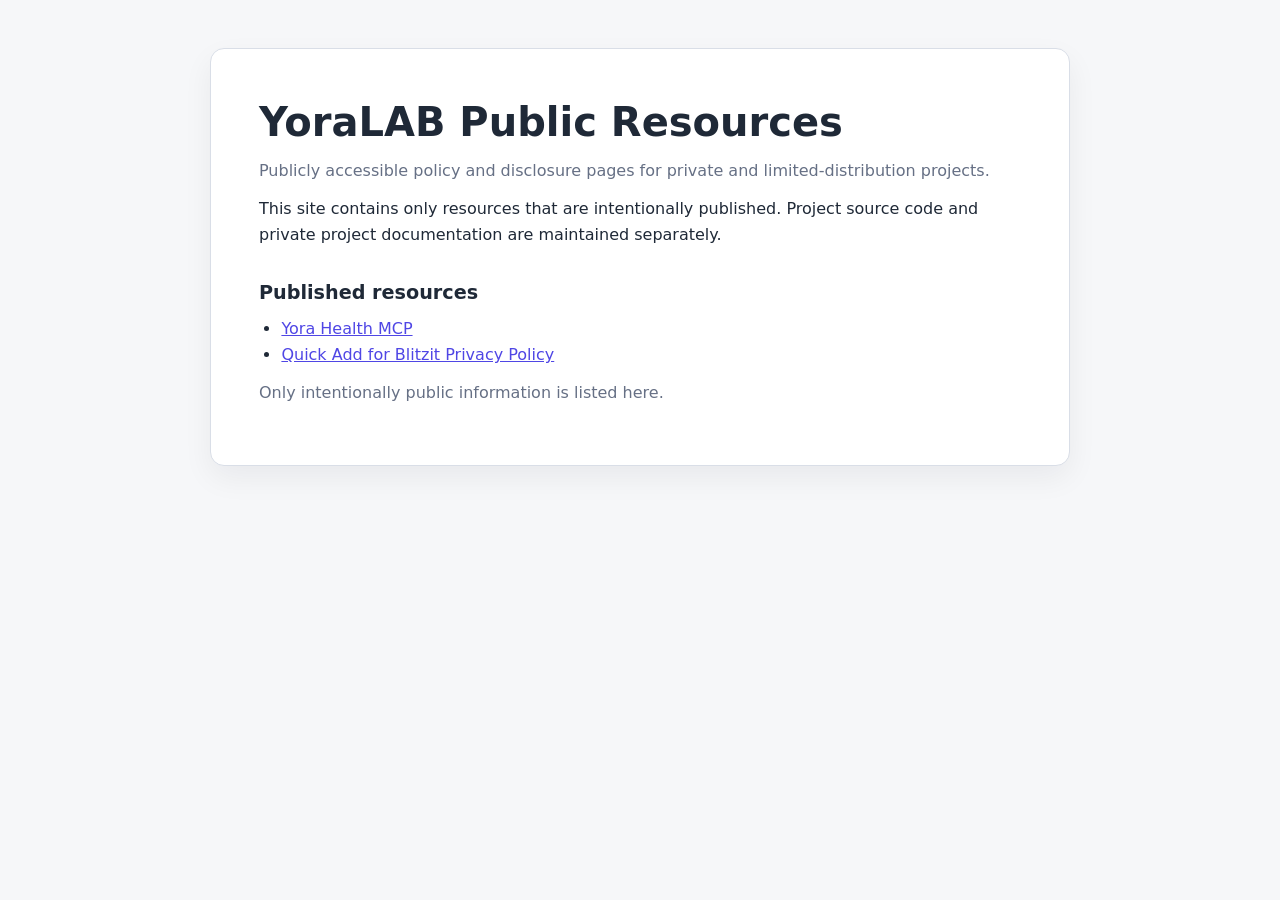
<file: index.html>
<!doctype html>
<html lang="en">
<head>
  <meta charset="utf-8">
  <meta name="viewport" content="width=device-width, initial-scale=1">
  <meta name="robots" content="noindex, nofollow">
  <title>YoraLAB Public Resources</title>
  <link rel="stylesheet" href="/assets/site.css">
</head>
<body>
  <main>
    <section class="landing">
      <h1>YoraLAB Public Resources</h1>
      <p class="meta">Publicly accessible policy and disclosure pages for private and limited-distribution projects.</p>
      <p>This site contains only resources that are intentionally published. Project source code and private project documentation are maintained separately.</p>
      <h2>Published resources</h2>
      <ul>
        <li><a href="/personal-health-mcp/">Yora Health MCP</a></li>
        <li><a href="/quick-add-for-blitzit/privacy/">Quick Add for Blitzit Privacy Policy</a></li>
      </ul>
      <p class="note">Only intentionally public information is listed here.</p>
    </section>
  </main>
</body>
</html>
</file>
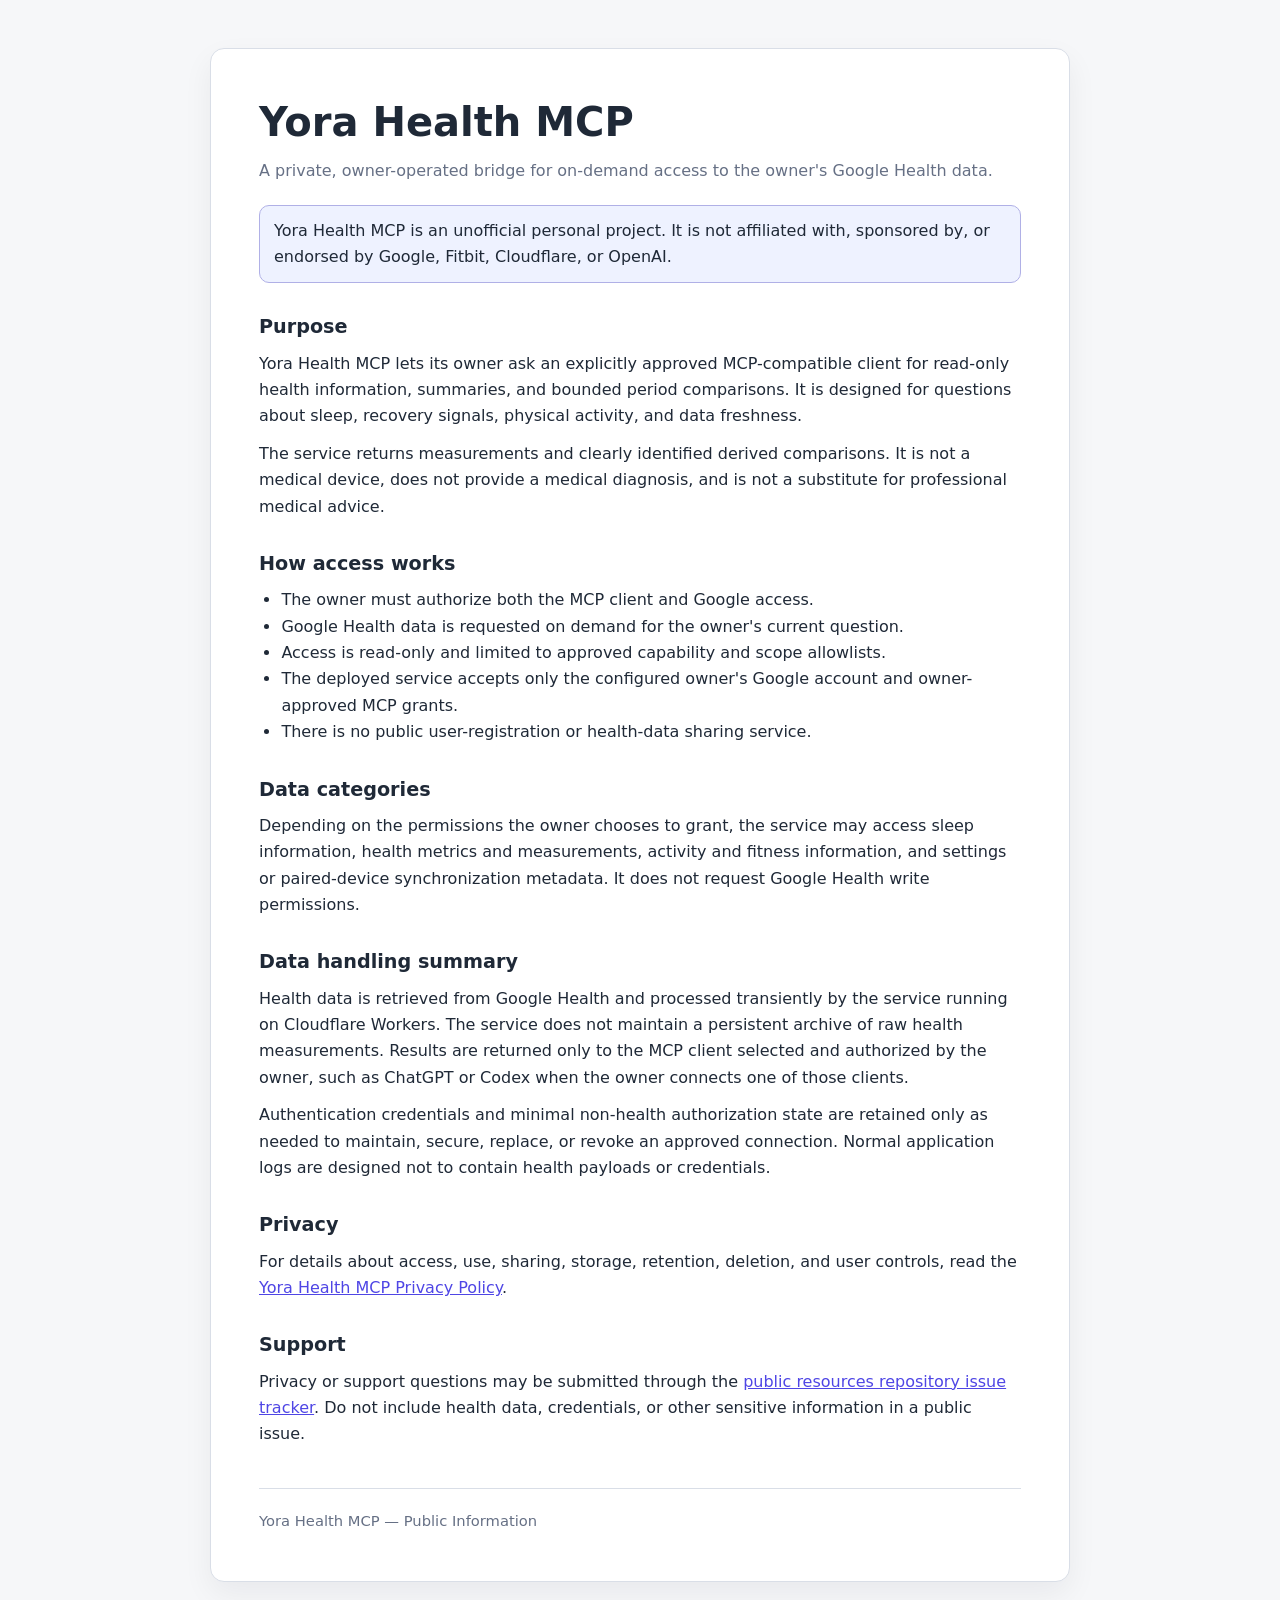
<file: personal-health-mcp/index.html>
<!doctype html>
<html lang="en">
<head>
  <meta charset="utf-8">
  <meta name="viewport" content="width=device-width, initial-scale=1">
  <title>Yora Health MCP</title>
  <link rel="stylesheet" href="/assets/site.css">
</head>
<body>
  <main>
    <article>
      <h1>Yora Health MCP</h1>
      <p class="meta">A private, owner-operated bridge for on-demand access to the owner's Google Health data.</p>

      <div class="notice">
        Yora Health MCP is an unofficial personal project. It is not affiliated with, sponsored by, or endorsed by Google, Fitbit, Cloudflare, or OpenAI.
      </div>

      <h2>Purpose</h2>
      <p>Yora Health MCP lets its owner ask an explicitly approved MCP-compatible client for read-only health information, summaries, and bounded period comparisons. It is designed for questions about sleep, recovery signals, physical activity, and data freshness.</p>
      <p>The service returns measurements and clearly identified derived comparisons. It is not a medical device, does not provide a medical diagnosis, and is not a substitute for professional medical advice.</p>

      <h2>How access works</h2>
      <ul>
        <li>The owner must authorize both the MCP client and Google access.</li>
        <li>Google Health data is requested on demand for the owner's current question.</li>
        <li>Access is read-only and limited to approved capability and scope allowlists.</li>
        <li>The deployed service accepts only the configured owner's Google account and owner-approved MCP grants.</li>
        <li>There is no public user-registration or health-data sharing service.</li>
      </ul>

      <h2>Data categories</h2>
      <p>Depending on the permissions the owner chooses to grant, the service may access sleep information, health metrics and measurements, activity and fitness information, and settings or paired-device synchronization metadata. It does not request Google Health write permissions.</p>

      <h2>Data handling summary</h2>
      <p>Health data is retrieved from Google Health and processed transiently by the service running on Cloudflare Workers. The service does not maintain a persistent archive of raw health measurements. Results are returned only to the MCP client selected and authorized by the owner, such as ChatGPT or Codex when the owner connects one of those clients.</p>
      <p>Authentication credentials and minimal non-health authorization state are retained only as needed to maintain, secure, replace, or revoke an approved connection. Normal application logs are designed not to contain health payloads or credentials.</p>

      <h2>Privacy</h2>
      <p>For details about access, use, sharing, storage, retention, deletion, and user controls, read the <a href="/personal-health-mcp/privacy/">Yora Health MCP Privacy Policy</a>.</p>

      <h2>Support</h2>
      <p>Privacy or support questions may be submitted through the <a href="https://github.com/YoraLAB-Public-Resources/YoraLAB-Public-Resources.github.io/issues">public resources repository issue tracker</a>. Do not include health data, credentials, or other sensitive information in a public issue.</p>

      <footer>
        Yora Health MCP — Public Information
      </footer>
    </article>
  </main>
</body>
</html>
</file>
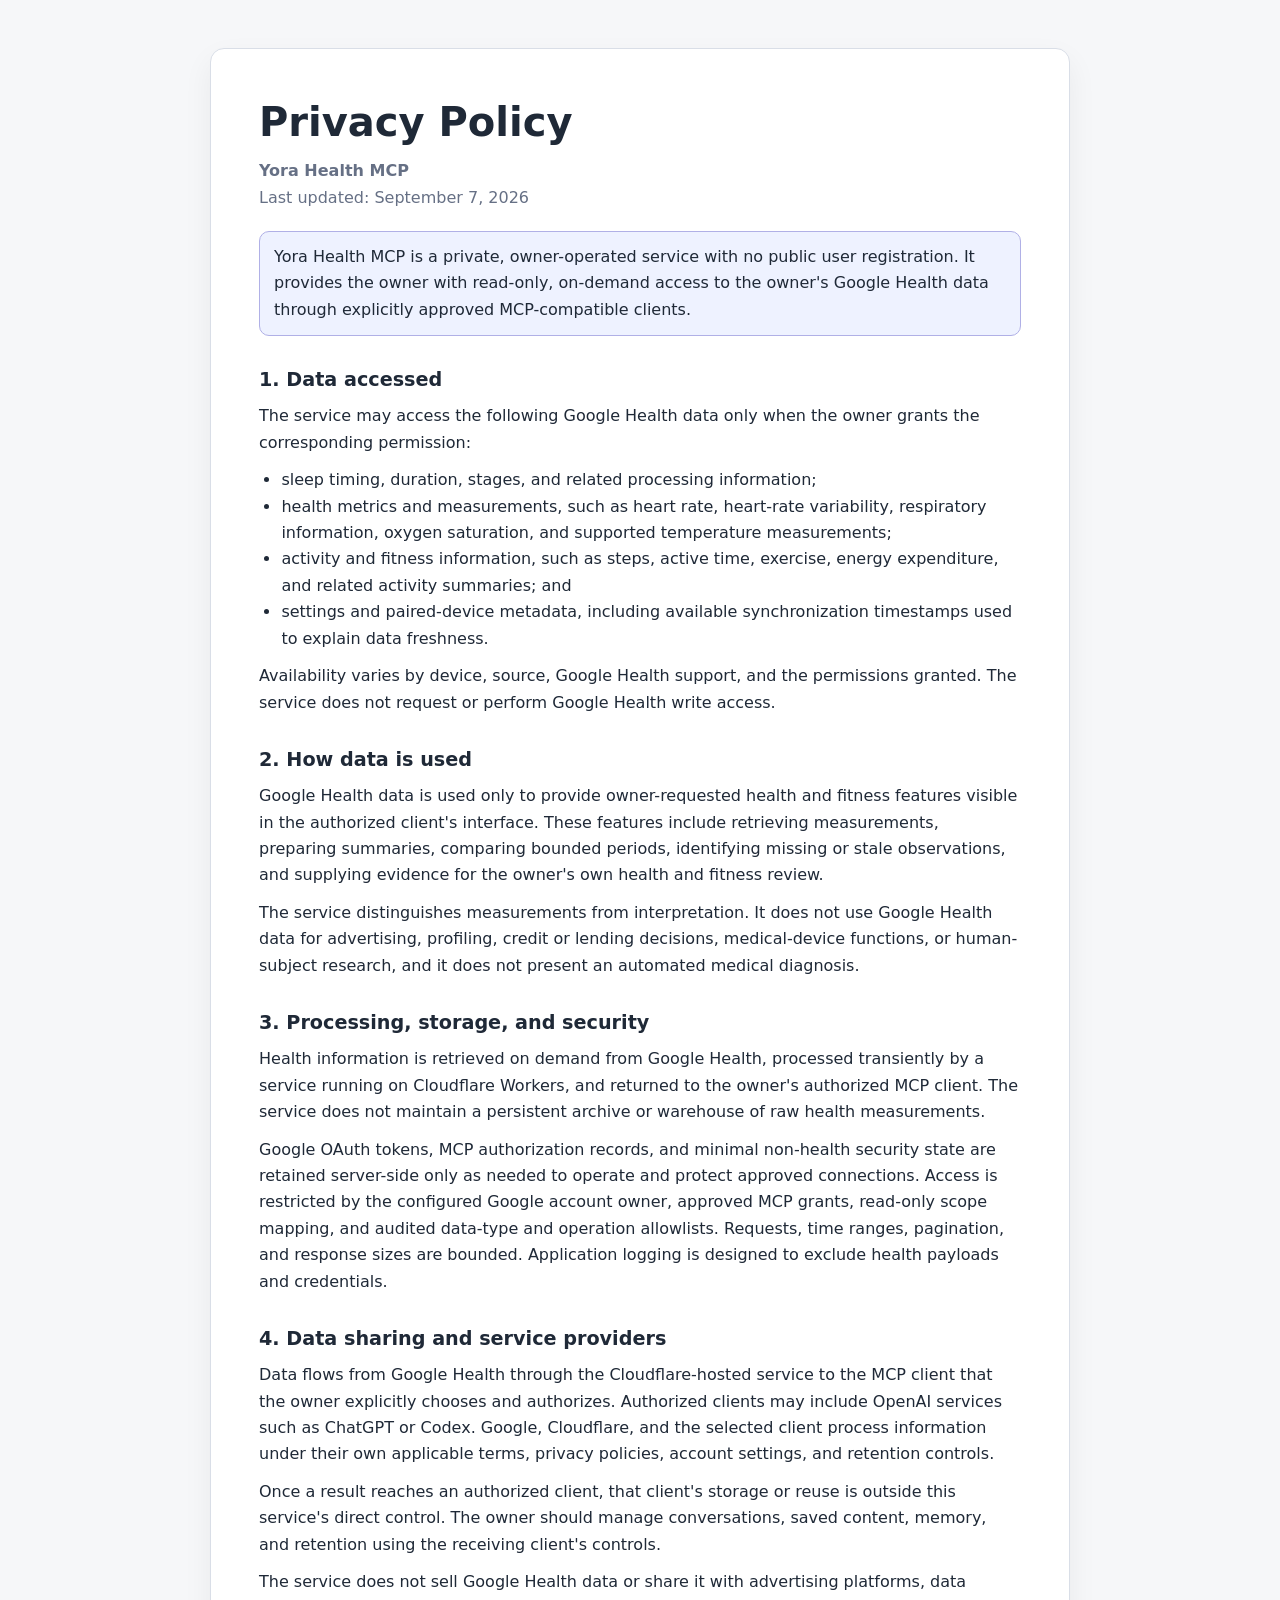
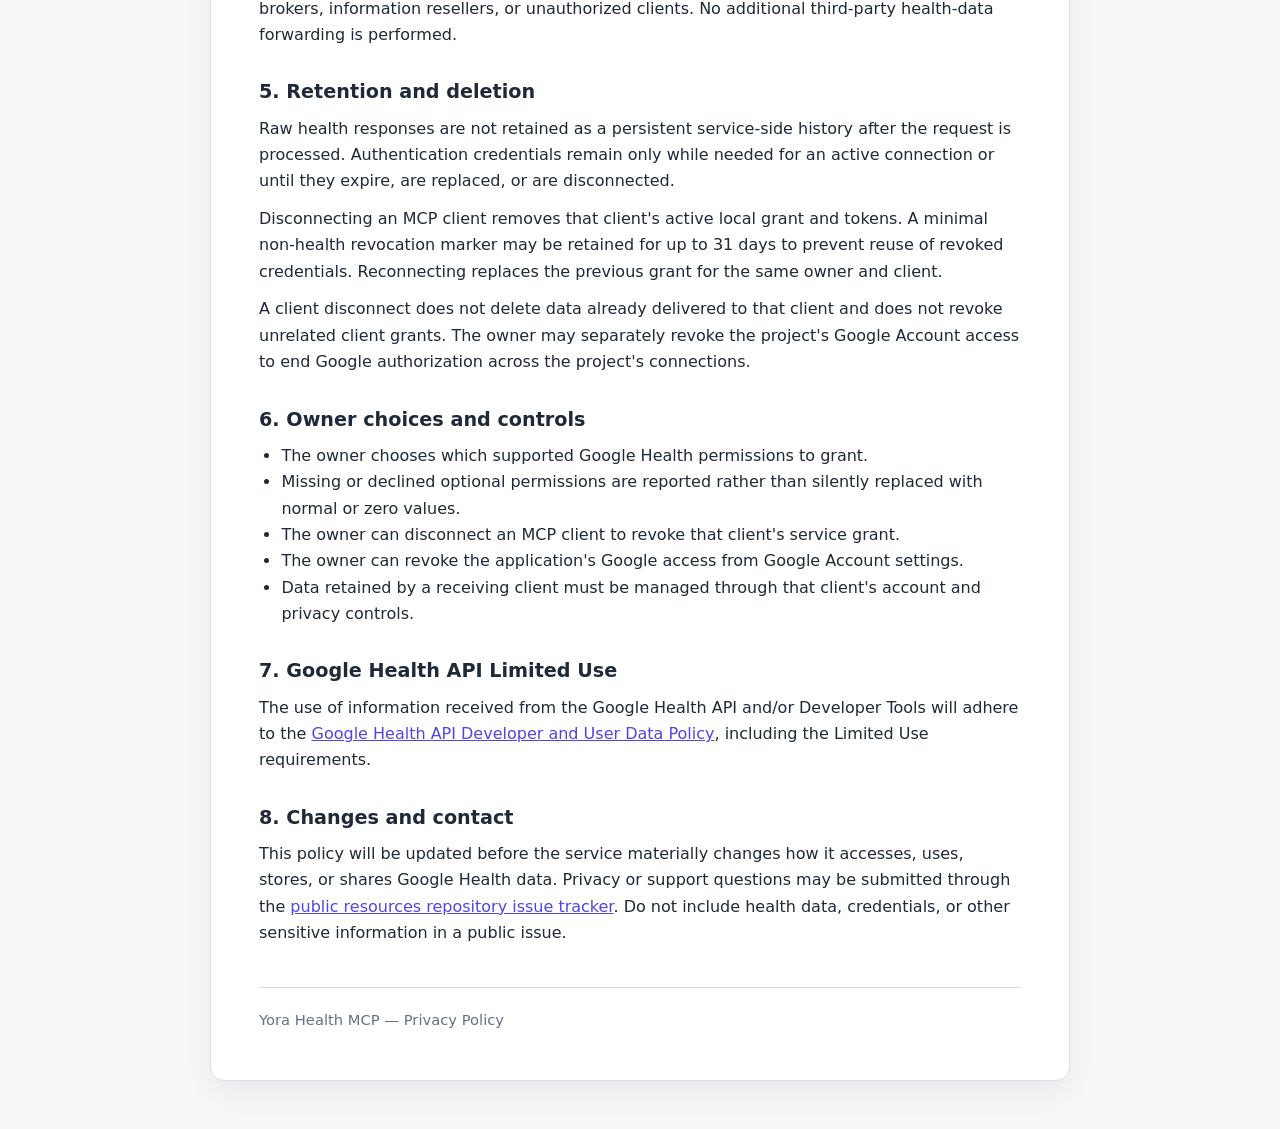
<file: personal-health-mcp/privacy/index.html>
<!doctype html>
<html lang="en">
<head>
  <meta charset="utf-8">
  <meta name="viewport" content="width=device-width, initial-scale=1">
  <title>Privacy Policy — Yora Health MCP</title>
  <link rel="stylesheet" href="/assets/site.css">
</head>
<body>
  <main>
    <article>
      <h1>Privacy Policy</h1>
      <p class="meta"><strong>Yora Health MCP</strong><br>Last updated: September 7, 2026</p>

      <div class="notice">
        Yora Health MCP is a private, owner-operated service with no public user registration. It provides the owner with read-only, on-demand access to the owner's Google Health data through explicitly approved MCP-compatible clients.
      </div>

      <h2>1. Data accessed</h2>
      <p>The service may access the following Google Health data only when the owner grants the corresponding permission:</p>
      <ul>
        <li>sleep timing, duration, stages, and related processing information;</li>
        <li>health metrics and measurements, such as heart rate, heart-rate variability, respiratory information, oxygen saturation, and supported temperature measurements;</li>
        <li>activity and fitness information, such as steps, active time, exercise, energy expenditure, and related activity summaries; and</li>
        <li>settings and paired-device metadata, including available synchronization timestamps used to explain data freshness.</li>
      </ul>
      <p>Availability varies by device, source, Google Health support, and the permissions granted. The service does not request or perform Google Health write access.</p>

      <h2>2. How data is used</h2>
      <p>Google Health data is used only to provide owner-requested health and fitness features visible in the authorized client's interface. These features include retrieving measurements, preparing summaries, comparing bounded periods, identifying missing or stale observations, and supplying evidence for the owner's own health and fitness review.</p>
      <p>The service distinguishes measurements from interpretation. It does not use Google Health data for advertising, profiling, credit or lending decisions, medical-device functions, or human-subject research, and it does not present an automated medical diagnosis.</p>

      <h2>3. Processing, storage, and security</h2>
      <p>Health information is retrieved on demand from Google Health, processed transiently by a service running on Cloudflare Workers, and returned to the owner's authorized MCP client. The service does not maintain a persistent archive or warehouse of raw health measurements.</p>
      <p>Google OAuth tokens, MCP authorization records, and minimal non-health security state are retained server-side only as needed to operate and protect approved connections. Access is restricted by the configured Google account owner, approved MCP grants, read-only scope mapping, and audited data-type and operation allowlists. Requests, time ranges, pagination, and response sizes are bounded. Application logging is designed to exclude health payloads and credentials.</p>

      <h2>4. Data sharing and service providers</h2>
      <p>Data flows from Google Health through the Cloudflare-hosted service to the MCP client that the owner explicitly chooses and authorizes. Authorized clients may include OpenAI services such as ChatGPT or Codex. Google, Cloudflare, and the selected client process information under their own applicable terms, privacy policies, account settings, and retention controls.</p>
      <p>Once a result reaches an authorized client, that client's storage or reuse is outside this service's direct control. The owner should manage conversations, saved content, memory, and retention using the receiving client's controls.</p>
      <p>The service does not sell Google Health data or share it with advertising platforms, data brokers, information resellers, or unauthorized clients. No additional third-party health-data forwarding is performed.</p>

      <h2>5. Retention and deletion</h2>
      <p>Raw health responses are not retained as a persistent service-side history after the request is processed. Authentication credentials remain only while needed for an active connection or until they expire, are replaced, or are disconnected.</p>
      <p>Disconnecting an MCP client removes that client's active local grant and tokens. A minimal non-health revocation marker may be retained for up to 31 days to prevent reuse of revoked credentials. Reconnecting replaces the previous grant for the same owner and client.</p>
      <p>A client disconnect does not delete data already delivered to that client and does not revoke unrelated client grants. The owner may separately revoke the project's Google Account access to end Google authorization across the project's connections.</p>

      <h2>6. Owner choices and controls</h2>
      <ul>
        <li>The owner chooses which supported Google Health permissions to grant.</li>
        <li>Missing or declined optional permissions are reported rather than silently replaced with normal or zero values.</li>
        <li>The owner can disconnect an MCP client to revoke that client's service grant.</li>
        <li>The owner can revoke the application's Google access from Google Account settings.</li>
        <li>Data retained by a receiving client must be managed through that client's account and privacy controls.</li>
      </ul>

      <h2>7. Google Health API Limited Use</h2>
      <p>The use of information received from the Google Health API and/or Developer Tools will adhere to the <a href="https://developers.google.com/health/policies/health-api-developer-user-data-policy">Google Health API Developer and User Data Policy</a>, including the Limited Use requirements.</p>

      <h2>8. Changes and contact</h2>
      <p>This policy will be updated before the service materially changes how it accesses, uses, stores, or shares Google Health data. Privacy or support questions may be submitted through the <a href="https://github.com/YoraLAB-Public-Resources/YoraLAB-Public-Resources.github.io/issues">public resources repository issue tracker</a>. Do not include health data, credentials, or other sensitive information in a public issue.</p>

      <footer>
        Yora Health MCP — Privacy Policy
      </footer>
    </article>
  </main>
</body>
</html>
</file>
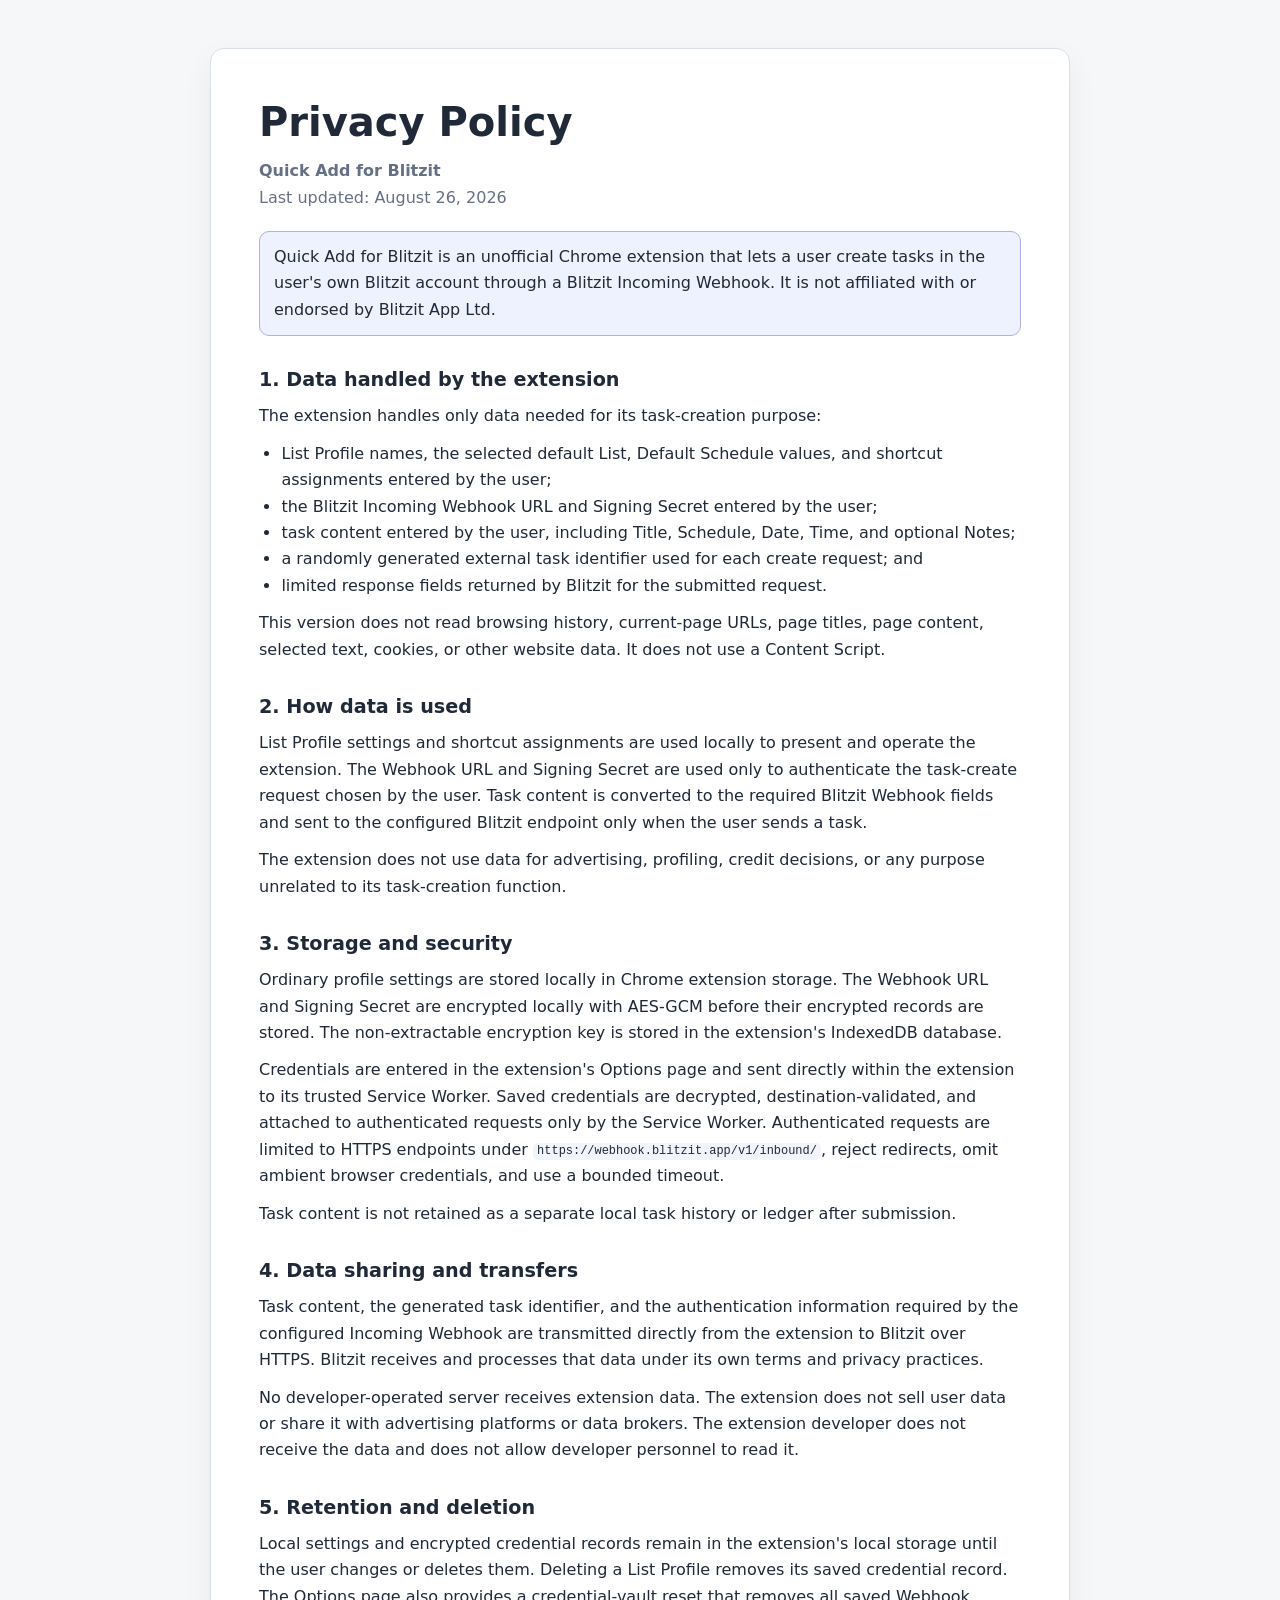
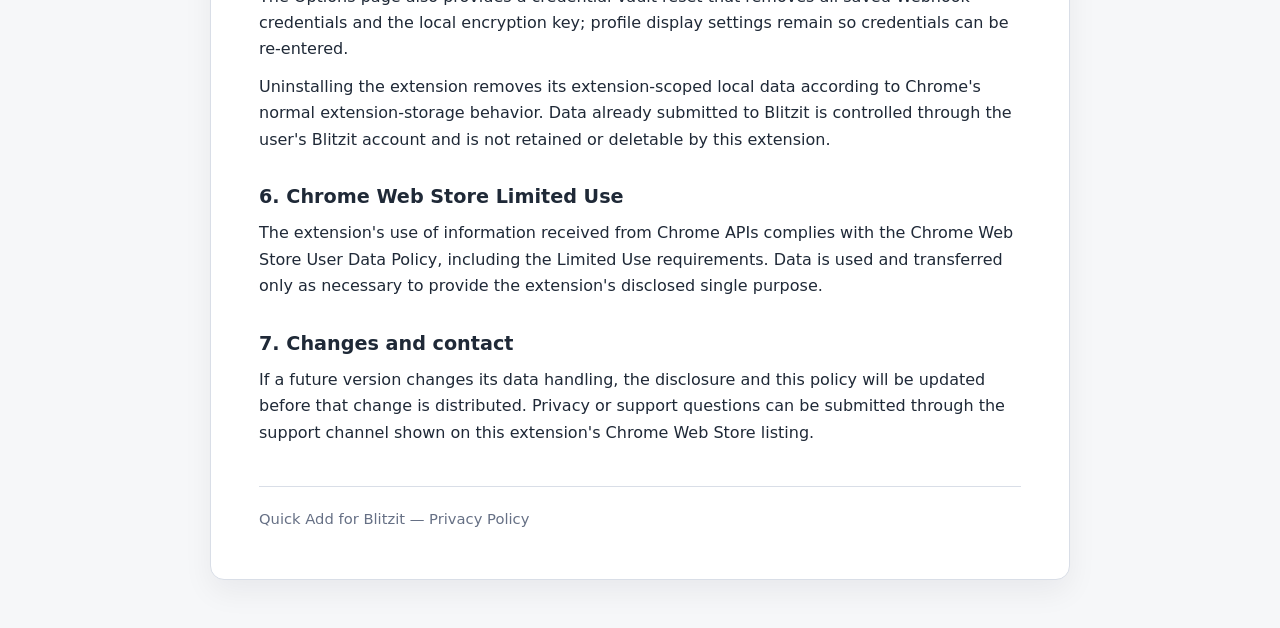
<file: quick-add-for-blitzit/privacy/index.html>
<!doctype html>
<html lang="en">
<head>
  <meta charset="utf-8">
  <meta name="viewport" content="width=device-width, initial-scale=1">
  <meta name="robots" content="noindex, nofollow">
  <title>Privacy Policy — Quick Add for Blitzit</title>
  <link rel="stylesheet" href="/assets/site.css">
</head>
<body>
  <main>
    <article>
      <h1>Privacy Policy</h1>
      <p class="meta"><strong>Quick Add for Blitzit</strong><br>Last updated: August 26, 2026</p>

      <div class="notice">
        Quick Add for Blitzit is an unofficial Chrome extension that lets a user create tasks in the user's own Blitzit account through a Blitzit Incoming Webhook. It is not affiliated with or endorsed by Blitzit App Ltd.
      </div>

      <h2>1. Data handled by the extension</h2>
      <p>The extension handles only data needed for its task-creation purpose:</p>
      <ul>
        <li>List Profile names, the selected default List, Default Schedule values, and shortcut assignments entered by the user;</li>
        <li>the Blitzit Incoming Webhook URL and Signing Secret entered by the user;</li>
        <li>task content entered by the user, including Title, Schedule, Date, Time, and optional Notes;</li>
        <li>a randomly generated external task identifier used for each create request; and</li>
        <li>limited response fields returned by Blitzit for the submitted request.</li>
      </ul>
      <p>This version does not read browsing history, current-page URLs, page titles, page content, selected text, cookies, or other website data. It does not use a Content Script.</p>

      <h2>2. How data is used</h2>
      <p>List Profile settings and shortcut assignments are used locally to present and operate the extension. The Webhook URL and Signing Secret are used only to authenticate the task-create request chosen by the user. Task content is converted to the required Blitzit Webhook fields and sent to the configured Blitzit endpoint only when the user sends a task.</p>
      <p>The extension does not use data for advertising, profiling, credit decisions, or any purpose unrelated to its task-creation function.</p>

      <h2>3. Storage and security</h2>
      <p>Ordinary profile settings are stored locally in Chrome extension storage. The Webhook URL and Signing Secret are encrypted locally with AES-GCM before their encrypted records are stored. The non-extractable encryption key is stored in the extension's IndexedDB database.</p>
      <p>Credentials are entered in the extension's Options page and sent directly within the extension to its trusted Service Worker. Saved credentials are decrypted, destination-validated, and attached to authenticated requests only by the Service Worker. Authenticated requests are limited to HTTPS endpoints under <code>https://webhook.blitzit.app/v1/inbound/</code>, reject redirects, omit ambient browser credentials, and use a bounded timeout.</p>
      <p>Task content is not retained as a separate local task history or ledger after submission.</p>

      <h2>4. Data sharing and transfers</h2>
      <p>Task content, the generated task identifier, and the authentication information required by the configured Incoming Webhook are transmitted directly from the extension to Blitzit over HTTPS. Blitzit receives and processes that data under its own terms and privacy practices.</p>
      <p>No developer-operated server receives extension data. The extension does not sell user data or share it with advertising platforms or data brokers. The extension developer does not receive the data and does not allow developer personnel to read it.</p>

      <h2>5. Retention and deletion</h2>
      <p>Local settings and encrypted credential records remain in the extension's local storage until the user changes or deletes them. Deleting a List Profile removes its saved credential record. The Options page also provides a credential-vault reset that removes all saved Webhook credentials and the local encryption key; profile display settings remain so credentials can be re-entered.</p>
      <p>Uninstalling the extension removes its extension-scoped local data according to Chrome's normal extension-storage behavior. Data already submitted to Blitzit is controlled through the user's Blitzit account and is not retained or deletable by this extension.</p>

      <h2>6. Chrome Web Store Limited Use</h2>
      <p>The extension's use of information received from Chrome APIs complies with the Chrome Web Store User Data Policy, including the Limited Use requirements. Data is used and transferred only as necessary to provide the extension's disclosed single purpose.</p>

      <h2>7. Changes and contact</h2>
      <p>If a future version changes its data handling, the disclosure and this policy will be updated before that change is distributed. Privacy or support questions can be submitted through the support channel shown on this extension's Chrome Web Store listing.</p>

      <footer>
        Quick Add for Blitzit — Privacy Policy
      </footer>
    </article>
  </main>
</body>
</html>
</file>
<file: assets/site.css>
:root {
  color-scheme: light dark;
  --bg: #f6f7f9;
  --surface: #ffffff;
  --border: #d9dee7;
  --text: #1f2937;
  --muted: #667085;
  --accent: #4f46e5;
  --accent-soft: #eef2ff;
  --code-bg: #f1f5f9;
  font-family: system-ui, -apple-system, BlinkMacSystemFont, "Segoe UI", sans-serif;
}

@media (prefers-color-scheme: dark) {
  :root {
    --bg: #0f172a;
    --surface: #172033;
    --border: #334155;
    --text: #f8fafc;
    --muted: #a4afc1;
    --accent: #a5b4fc;
    --accent-soft: #252b52;
    --code-bg: #202b40;
  }
}

* {
  box-sizing: border-box;
}

body {
  margin: 0;
  background: var(--bg);
  color: var(--text);
  line-height: 1.65;
}

main {
  width: min(860px, calc(100% - 32px));
  margin: 48px auto;
}

article,
.landing {
  background: var(--surface);
  border: 1px solid var(--border);
  border-radius: 14px;
  padding: clamp(24px, 5vw, 48px);
  box-shadow: 0 12px 30px rgba(15, 23, 42, 0.06);
}

h1,
h2 {
  line-height: 1.25;
}

h1 {
  margin: 0 0 8px;
  font-size: clamp(1.8rem, 5vw, 2.5rem);
}

h2 {
  margin: 2rem 0 0.7rem;
  font-size: 1.2rem;
}

p,
ul {
  margin: 0.7rem 0;
}

ul {
  padding-left: 1.4rem;
}

.meta,
.note {
  color: var(--muted);
}

.notice {
  margin: 1.25rem 0;
  padding: 12px 14px;
  border: 1px solid color-mix(in srgb, var(--accent) 30%, var(--border));
  border-radius: 10px;
  background: var(--accent-soft);
}

code {
  padding: 0.1em 0.35em;
  border-radius: 5px;
  background: var(--code-bg);
  font-size: 0.92em;
}

a {
  color: var(--accent);
}

footer {
  margin-top: 2.5rem;
  padding-top: 1.25rem;
  border-top: 1px solid var(--border);
  color: var(--muted);
  font-size: 0.92rem;
}

@media (max-width: 560px) {
  main {
    width: min(100% - 20px, 860px);
    margin: 20px auto;
  }

  article,
  .landing {
    border-radius: 10px;
    padding: 22px 18px;
  }
}
</file>
